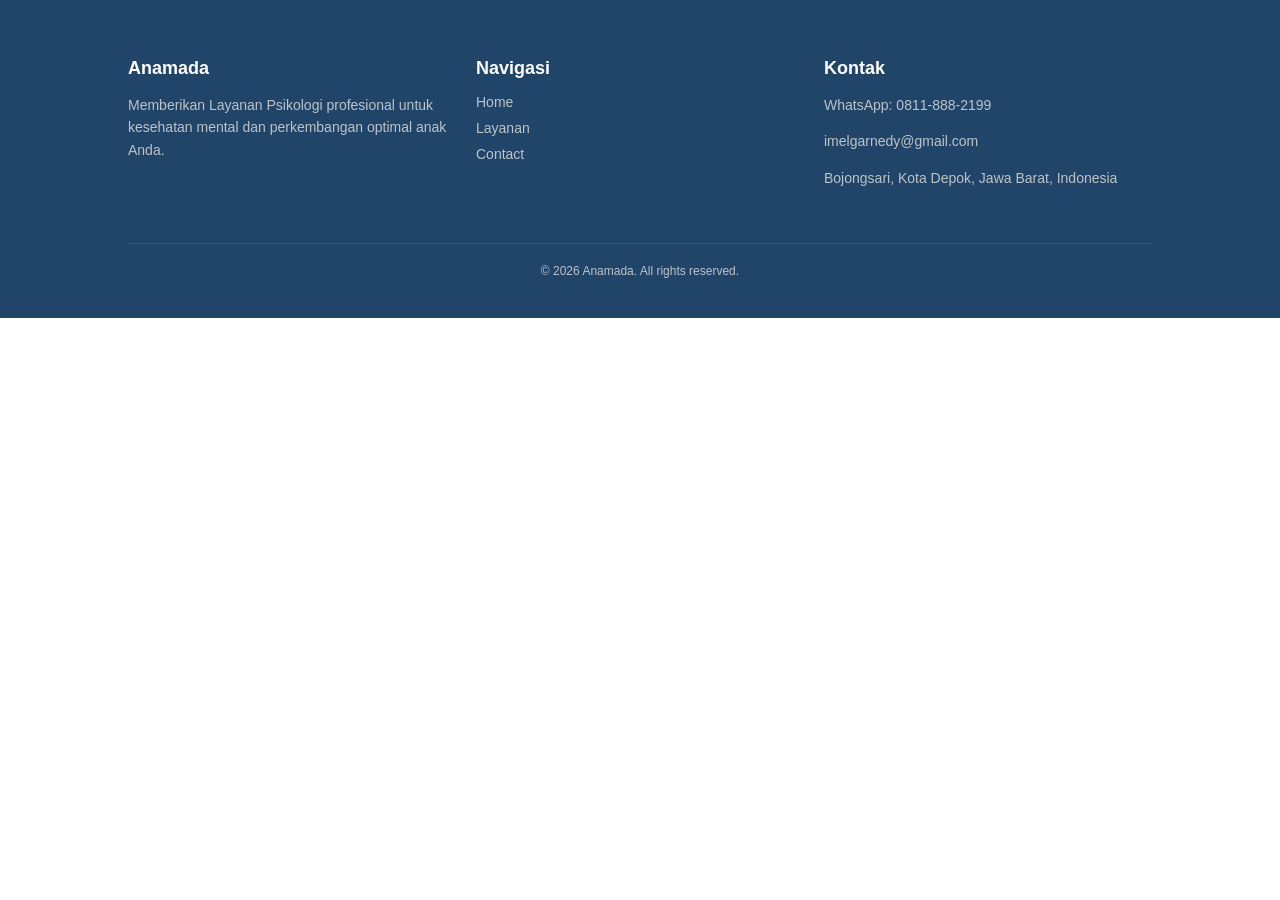
<file: footer.html>
<html>

<head>
    <title>Layanan Psikologi</title>
    <style>
        body {
            margin: 0;
            font-family: Arial, Helvetica, sans-serif;
        }

        .footer {
            background-color: #214569;
            color: #ffffff;
            padding: 40px 10%;
            font-size: 14px;
        }

        .footer-container {
            display: flex;
            justify-content: space-between;
            flex-wrap: wrap;
            gap: 20px;
        }

        .footer-section {
            flex: 1;
            min-width: 250px;
        }

        .footer-section h3 {
            font-size: 18px;
            margin-bottom: 15px;
        }

        .footer-section p {
            line-height: 1.6;
            color: #bdc3c7;
        }

        .footer-section ul {
            list-style: none;
            padding: 0;
        }

        .footer-section ul li {
            margin-bottom: 10px;
        }

        .footer-section ul li a {
            color: #bdc3c7;
            text-decoration: none;
        }

        .footer-section ul li a:hover {
            color: #ffffff;
        }

        .contact-info i {
            margin-right: 10px;
        }

        .footer-bottom {
            text-align: center;
            margin-top: 40px;
            border-top: 1px solid #3e4f5f;
            padding-top: 20px;
            color: #bdc3c7;
            font-size: 12px;
        }
    </style>
</head>

<body>
    <footer class="footer">
        <div class="footer-container">
            <div class="footer-section">
                <h3>Anamada</h3>
                <p>Memberikan Layanan Psikologi profesional untuk kesehatan mental dan perkembangan optimal anak Anda.</p>
            </div>
            <div class="footer-section">
                <h3>Navigasi</h3>
                <ul>
                    <li><a href="#">Home</a></li>
                    <li><a href="#">Layanan</a></li>
                    <li><a href="#">Contact</a></li>
                </ul>
            </div>
            <div class="footer-section">
                <h3>Kontak</h3>
                <div class="contact-info">
                    <p>WhatsApp: 0811-888-2199</p>
                    <p>imelgarnedy@gmail.com</p>
                    <p>Bojongsari, Kota Depok, Jawa Barat, Indonesia</p>
                </div>
            </div>
        </div>
        <div class="footer-bottom">
            &copy; 2026 Anamada. All rights reserved.
        </div>
    </footer>
</body>

</html>
</file>
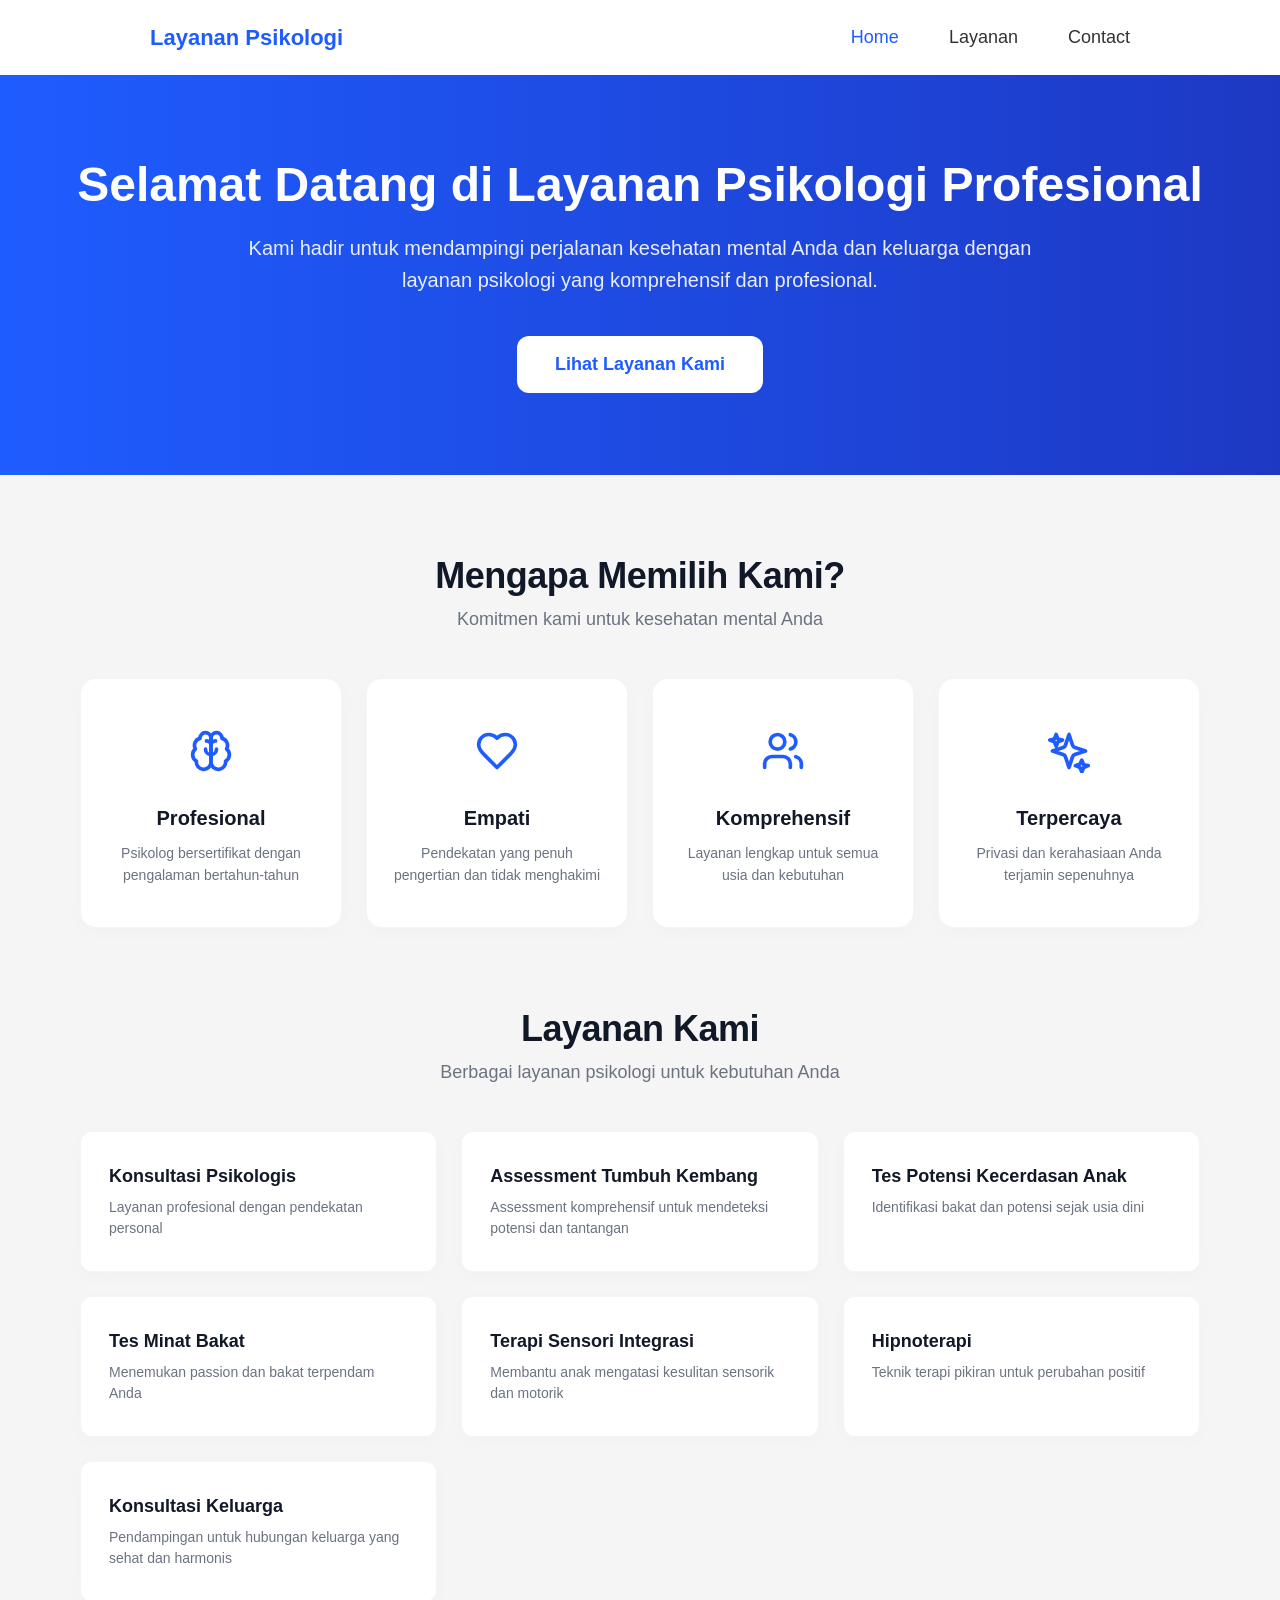
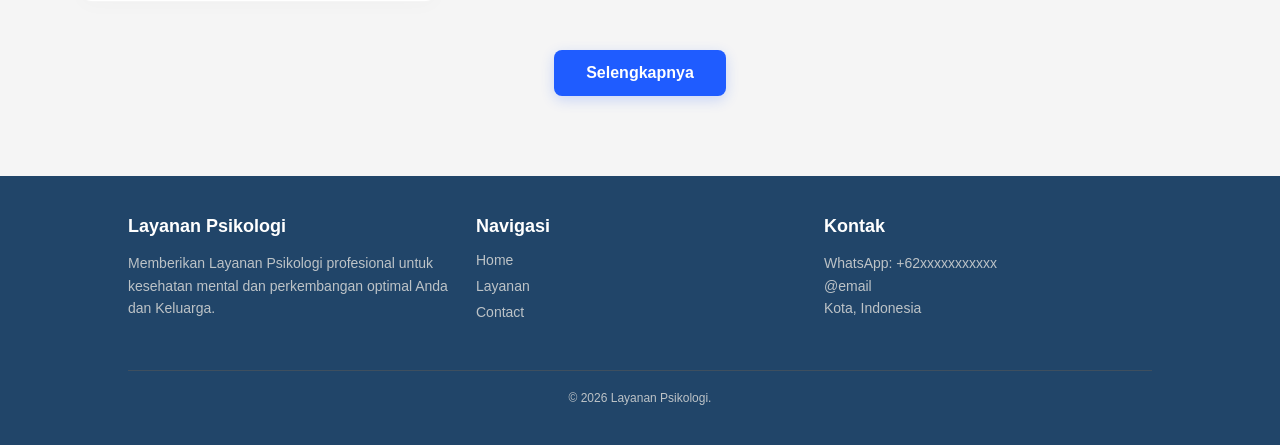
<file: home.html>
<!DOCTYPE html>
<html lang="id">

<head>
    <meta charset="UTF-8">
    <meta name="viewport" content="width=device-width, initial-scale=1.0">
    <link rel="stylesheet" href="projek.css">
    <title>Layanan Psikologi Profesional</title>
</head>

<body>
    <div class="header">
        <p>Layanan Psikologi</p>
        <ul>
            <li><a href="home.html" class="active">Home</a></li>
            <li><a href="layanan.html">Layanan</a></li>
            <li><a href="contact.html">Contact</a></li>
        </ul>
    </div>

    <div class="container contact-hero">
        <div class="hero">
            <h1>Selamat Datang di Layanan Psikologi Profesional</h1>
            <p>Kami hadir untuk mendampingi perjalanan kesehatan mental Anda dan keluarga dengan layanan psikologi yang
                komprehensif dan profesional.</p>
            <a href="layanan.html" class="btn">Lihat Layanan Kami</a>
        </div>
    </div>

    <div class="why-choose-us">
        <h2>Mengapa Memilih Kami?</h2>
        <p class="section-subtitle">Komitmen kami untuk kesehatan mental Anda</p>

        <div class="why-us-cards">
            <div class="why-us-card">
                <div class="why-us-icon">
                    <svg xmlns="http://www.w3.org/2000/svg" width="48" height="48" viewBox="0 0 24 24" fill="none"
                        stroke="currentColor" stroke-width="2" stroke-linecap="round" stroke-linejoin="round">
                        <!-- Left hemisphere lobes -->
                        <path
                            d="M12 5a3 3 0 1 0-5.997.125 4 4 0 0 0-2.526 5.77 4 4 0 0 0 .556 6.588A4 4 0 1 0 12 18Z" />
                        <!-- Right hemisphere lobes -->
                        <path
                            d="M12 5a3 3 0 1 1 5.997.125 4 4 0 0 1 2.526 5.77 4 4 0 0 1-.556 6.588A4 4 0 1 1 12 18Z" />
                        <!-- Inner sulci/gyri curves for organic realistic look -->
                        <path d="M12 14a3 3 0 0 1-3-3" />
                        <path d="M12 14a3 3 0 0 0 3-3" />
                        <path d="M12 9a2.5 2.5 0 0 0-2.5-2.5" />
                        <path d="M12 9a2.5 2.5 0 0 1 2.5-2.5" />
                    </svg>
                </div>
                <h3>Profesional</h3>
                <p>Psikolog bersertifikat dengan pengalaman bertahun-tahun</p>
            </div>

            <div class="why-us-card">
                <div class="why-us-icon">
                    <svg xmlns="http://www.w3.org/2000/svg" width="48" height="48" viewBox="0 0 24 24" fill="none"
                        stroke="currentColor" stroke-width="2" stroke-linecap="round" stroke-linejoin="round">
                        <path
                            d="M19 14c1.49-1.46 3-3.21 3-5.5A5.5 5.5 0 0 0 16.5 3c-1.76 0-3 .5-4.5 2-1.5-1.5-2.74-2-4.5-2A5.5 5.5 0 0 0 2 8.5c0 2.3 1.5 4.05 3 5.5l7 7Z" />
                    </svg>
                </div>
                <h3>Empati</h3>
                <p>Pendekatan yang penuh pengertian dan tidak menghakimi</p>
            </div>

            <div class="why-us-card">
                <div class="why-us-icon">
                    <svg xmlns="http://www.w3.org/2000/svg" width="48" height="48" viewBox="0 0 24 24" fill="none"
                        stroke="currentColor" stroke-width="2" stroke-linecap="round" stroke-linejoin="round">
                        <path d="M16 21v-2a4 4 0 0 0-4-4H6a4 4 0 0 0-4 4v2" />
                        <circle cx="9" cy="7" r="4" />
                        <path d="M22 21v-2a4 4 0 0 0-3-3.87" />
                        <path d="M16 3.13a4 4 0 0 1 0 7.75" />
                    </svg>
                </div>
                <h3>Komprehensif</h3>
                <p>Layanan lengkap untuk semua usia dan kebutuhan</p>
            </div>

            <div class="why-us-card">
                <div class="why-us-icon">
                    <svg xmlns="http://www.w3.org/2000/svg" width="48" height="48" viewBox="0 0 24 24" fill="none"
                        stroke="currentColor" stroke-width="2" stroke-linecap="round" stroke-linejoin="round">
                        <path
                            d="m12 3-1.912 5.813a2 2 0 0 1-1.275 1.275L3 12l5.813 1.912a2 2 0 0 1 1.275 1.275L12 21l1.912-5.813a2 2 0 0 1 1.275-1.275L21 12l-5.813-1.912a2 2 0 0 1-1.275-1.275Z" />
                        <path d="m5 3 1 2.5L8.5 6 6 7 5 9.5 4 7 1.5 6 4 5.5Z" />
                        <path d="m19 17 1 2.5 2.5.5-2.5 1-1 2.5-1-2.5-2.5-1 2.5-1Z" />
                    </svg>
                </div>
                <h3>Terpercaya</h3>
                <p>Privasi dan kerahasiaan Anda terjamin sepenuhnya</p>
            </div>
        </div>
    </div>
    <!-- end 4 cards section -->

    <!-- Layanan Kami Section -->
    <div class="services-section">
        <h2>Layanan Kami</h2>
        <p class="section-subtitle">Berbagai layanan psikologi untuk kebutuhan Anda</p>

        <div class="services-grid">
            <div class="services-card">
                <h3>Konsultasi Psikologis</h3>
                <p>Layanan profesional dengan pendekatan personal</p>
            </div>
            <div class="services-card">
                <h3>Assessment Tumbuh Kembang</h3>
                <p>Assessment komprehensif untuk mendeteksi potensi dan tantangan</p>
            </div>
            <div class="services-card">
                <h3>Tes Potensi Kecerdasan Anak</h3>
                <p>Identifikasi bakat dan potensi sejak usia dini</p>
            </div>
            <div class="services-card">
                <h3>Tes Minat Bakat</h3>
                <p>Menemukan passion dan bakat terpendam Anda</p>
            </div>
            <div class="services-card">
                <h3>Terapi Sensori Integrasi</h3>
                <p>Membantu anak mengatasi kesulitan sensorik dan motorik</p>
            </div>
            <div class="services-card">
                <h3>Hipnoterapi</h3>
                <p>Teknik terapi pikiran untuk perubahan positif</p>
            </div>
            <div class="services-card">
                <h3>Konsultasi Keluarga</h3>
                <p>Pendampingan untuk hubungan keluarga yang sehat dan harmonis</p>
            </div>
        </div>

        <div class="services-action">
            <a href="layanan.html" class="btn-more">Selengkapnya</a>
        </div>
    </div>
    <!-- end section of layanan kami -->


    <!-- footer -->
    <footer class="footer">
        <div class="footer-container">
            <div class="footer-section">
                <h3>Layanan Psikologi</h3>
                <p>Memberikan Layanan Psikologi profesional untuk kesehatan mental dan perkembangan optimal Anda dan
                    Keluarga.</p>
            </div>

            <div class="footer-section">
                <h3>Navigasi</h3>
                <ul>
                    <li><a href="home.html">Home</a></li>
                    <li><a href="layanan.html">Layanan</a></li>
                    <li><a href="contact.html">Contact</a></li>
                </ul>
            </div>
            <div class="footer-section">
                <h3>Kontak</h3>
                <div class="contact-info">
                    <p>WhatsApp: +62xxxxxxxxxxx</p>
                    <p>@email</p>
                    <p>Kota, Indonesia</p>
                </div>
            </div>
        </div>
        <div class="footer-bottom">
            &copy; 2026 Layanan Psikologi.
        </div>
    </footer>

    <script src="projek.js"></script>
</body>

</html>
</file>
<file: projek.css>
* {
    margin: 0;
    padding: 0;
    box-sizing: border-box;
    font-family: 'SF Pro Display', 'Segoe UI', Tahoma, sans-serif;
}

body {
    background-color: #f5f5f5;
}


.header {
    background-color: white;
    width: 100%;
    height: 75px;

    display: flex;
    align-items: center;
}

.header p {
    margin-left: 150px;
    font-size: 22px;
    font-weight: bold;
    color: #1f5cff;
}

.header ul {
    list-style: none;

    margin-left: auto;
    margin-right: 150px;

    display: flex;
    gap: 50px;
}

.header ul li a {
    text-decoration: none;
    color: #333;
    font-size: 18px;
    transition: 0.3s;
}

.header ul li a:hover,
.header ul li a.active {
    color: #1f5cff;
}

.container {
    height: 600px;
    background: linear-gradient(to right, #1f5cff, #1d39c4);
    display: flex;
    justify-content: center;
    align-items: center;

    text-align: center;
    padding: 0 30px;
}

.hero h1 {
    color: white;
    font-size: 48px;
    margin-bottom: 20px;
    max-width: 1500px;
}

.hero p {
    color: rgba(255, 255, 255, 0.9);
    font-size: 20px;
    line-height: 1.6;

    max-width: 850px;

    margin: auto;
    margin-bottom: 40px;
}

.btn {
    display: inline-block;
    background-color: white;
    color: #1f5cff;

    text-decoration: none;
    font-weight: bold;
    font-size: 18px;

    padding: 18px 38px;
    border-radius: 12px;
    border: none;
    cursor: pointer;

    transition: 0.3s;
}

.btn:hover {
    background-color: #ececec;
}

.contact-hero {
    height: 400px;
}

.contact-page {
    display: flex;
    gap: 40px;
    max-width: 1200px;
    margin: 40px auto;
    padding: 0 30px;
    align-items: flex-start;
}

.contact-cards {
    flex: 1;
    display: flex;
    flex-direction: column;
    gap: 16px;
}

.contact-card {
    background-color: white;
    border: 1px solid #e8e8e8;
    border-radius: 12px;
    padding: 24px 28px;
    display: flex;
    gap: 16px;
    align-items: flex-start;
    transition: box-shadow 0.3s;
}

.contact-card:hover {
    box-shadow: 0 4px 16px rgba(0, 0, 0, 0.08);
}

.card-icon {
    font-size: 24px;
    flex-shrink: 0;
    margin-top: 2px;
}

.card-content h3 {
    font-size: 16px;
    font-weight: 700;
    color: #1a1a1a;
    margin-bottom: 6px;
}

.card-content p {
    font-size: 14px;
    color: #666;
    line-height: 1.5;
    margin: 0;
}

.wa-btn {
    display: inline-block;
    background-color: #25d366;
    color: white;
    text-decoration: none;
    font-size: 14px;
    font-weight: 600;
    padding: 10px 20px;
    border-radius: 8px;
    margin-top: 10px;
    transition: background-color 0.3s;
}

.wa-btn:hover {
    background-color: #1fb855;
}

.card-phone {
    display: block;
    font-size: 13px;
    color: #888;
    margin-top: 8px;
}

.card-link {
    display: inline-block;
    font-size: 14px;
    color: #1f5cff;
    text-decoration: none;
    font-weight: 600;
    margin-top: 4px;
}

.card-link:hover {
    text-decoration: underline;
}

.card-note {
    font-size: 12px !important;
    color: #999 !important;
    font-style: italic;
    margin-top: 6px !important;
}

.contact-form-wrapper {
    flex: 1;
    position: sticky;
    top: 30px;
}

.contact-form {
    background-color: white;
    padding: 36px;
    border-radius: 12px;
    border: 1px solid #e8e8e8;
    text-align: left;
}

.form-group {
    margin-bottom: 20px;
}

.form-group label {
    display: block;
    font-size: 14px;
    font-weight: 600;
    color: #333;
    margin-bottom: 8px;
}

.form-group input,
.form-group textarea,
.form-group select {
    width: 100%;
    padding: 14px 16px;
    font-size: 15px;
    border: 1px solid #ddd;
    border-radius: 10px;
    outline: none;
    transition: border-color 0.3s;
    font-family: inherit;
    background-color: #fff;
    color: #333;
}

.form-group select {
    appearance: auto;
    cursor: pointer;
}

.form-group input:focus,
.form-group textarea:focus,
.form-group select:focus {
    border-color: #1f5cff;
}

.form-group textarea {
    resize: vertical;
}

.btn-submit {
    width: 100%;
    background-color: #1f5cff;
    color: white;
    margin-top: 10px;
    border-radius: 10px;
    padding: 16px 38px;
}

.btn-submit:hover {
    background-color: #1d39c4;
}

.form-wa-note {
    text-align: center;
    font-size: 13px;
    color: #1f5cff;
    margin-top: 16px;
    text-decoration: underline;
    cursor: pointer;
}

.footer {
    background-color: #214569;
    color: #ffffff;
    padding: 40px 10%;
    font-size: 14px;
}

.footer-container {
    display: flex;
    justify-content: space-between;
    flex-wrap: wrap;
    gap: 20px;
}

.footer-section {
    flex: 1;
    min-width: 250px;
}

.footer-section h3 {
    font-size: 18px;
    margin-bottom: 15px;
}

.footer-section p {
    line-height: 1.6;
    color: #bdc3c7;
}

.footer-section ul {
    list-style: none;
    padding: 0;
}

.footer-section ul li {
    margin-bottom: 10px;
}

.footer-section ul li a {
    color: #bdc3c7;
    text-decoration: none;
    transition: color 0.3s;
}

.footer-section ul li a:hover {
    color: #ffffff;
}

.contact-info i {
    margin-right: 10px;
}

.footer-bottom {
    text-align: center;
    margin-top: 40px;
    border-top: 1px solid #3e4f5f;
    padding-top: 20px;
    color: #bdc3c7;
    font-size: 12px;
}

.why-choose-us {
    max-width: 1200px;
    margin: 80px auto;
    padding: 0 40px;
    text-align: center;
}

.why-choose-us h2 {
    font-size: 36px;
    font-weight: 700;
    color: #111827;
    margin-bottom: 12px;
    letter-spacing: -0.5px;
}

.why-choose-us .section-subtitle {
    font-size: 18px;
    color: #6b7280;
    margin-bottom: 48px;
    font-weight: 400;
}

.why-us-cards {
    display: grid;
    grid-template-columns: repeat(4, 1fr);
    gap: 24px;
    width: 100%;
}

.why-us-card {
    background-color: #ffffff;
    border: 1px solid rgba(0, 0, 0, 0.04);
    border-radius: 16px;
    padding: 40px 24px;
    display: flex;
    flex-direction: column;
    align-items: center;
    text-align: center;
    box-shadow: 0 4px 20px rgba(0, 0, 0, 0.02);
    transition: all 0.3s cubic-bezier(0.4, 0, 0.2, 1);
}

.why-us-card:hover {
    transform: translateY(-6px);
    box-shadow: 0 12px 30px rgba(31, 92, 255, 0.08);
    border-color: rgba(31, 92, 255, 0.15);
}

.why-us-icon {
    display: flex;
    justify-content: center;
    align-items: center;
    width: 64px;
    height: 64px;
    border-radius: 50%;
    margin-bottom: 24px;
    transition: transform 0.3s ease;
}

.why-us-card:hover .why-us-icon {
    transform: scale(1.08);
}

.why-us-icon svg {
    color: #1f5cff;
    width: 44px;
    height: 44px;
}

.why-us-card h3 {
    font-size: 20px;
    font-weight: 700;
    color: #111827;
    margin-bottom: 12px;
}

.why-us-card p {
    font-size: 14px;
    color: #6b7280;
    line-height: 1.6;
    margin: 0;
}

@media (max-width: 1024px) {
    .why-us-cards {
        grid-template-columns: repeat(2, 1fr);
        gap: 20px;
    }

    .why-choose-us {
        margin: 60px auto;
        padding: 0 30px;
    }
}

@media (max-width: 640px) {
    .why-us-cards {
        grid-template-columns: 1fr;
        gap: 16px;
    }

    .why-choose-us h2 {
        font-size: 28px;
    }

    .why-choose-us .section-subtitle {
        font-size: 16px;
        margin-bottom: 32px;
    }

    .why-choose-us {
        margin: 40px auto;
    }
}

.services-section {
    max-width: 1200px;
    margin: 80px auto;
    padding: 0 40px;
    text-align: center;
}

.services-section h2 {
    font-size: 36px;
    font-weight: 700;
    color: #111827;
    margin-bottom: 12px;
    letter-spacing: -0.5px;
}

.services-section .section-subtitle {
    font-size: 18px;
    color: #6b7280;
    margin-bottom: 48px;
    font-weight: 400;
}

.services-grid {
    display: grid;
    grid-template-columns: repeat(3, 1fr);
    gap: 24px;
    width: 100%;
}

.services-card {
    background-color: #ffffff;
    border: 1px solid rgba(0, 0, 0, 0.04);
    border-radius: 12px;
    padding: 32px 28px;
    display: flex;
    flex-direction: column;
    align-items: flex-start;
    text-align: left;
    box-shadow: 0 4px 20px rgba(0, 0, 0, 0.02);
    transition: all 0.3s cubic-bezier(0.4, 0, 0.2, 1);
}

.services-card:hover {
    transform: translateY(-5px);
    box-shadow: 0 10px 25px rgba(31, 92, 255, 0.06);
    border-color: rgba(31, 92, 255, 0.12);
}

.services-card h3 {
    font-size: 18px;
    font-weight: 700;
    color: #111827;
    margin-bottom: 8px;
    line-height: 1.4;
}

.services-card p {
    font-size: 14px;
    color: #6b7280;
    line-height: 1.5;
    margin: 0;
}

.services-action {
    margin-top: 48px;
    display: flex;
    justify-content: center;
}

.btn-more {
    display: inline-block;
    background-color: #1f5cff;
    color: white;
    text-decoration: none;
    font-weight: 600;
    font-size: 16px;
    padding: 14px 32px;
    border-radius: 8px;
    border: none;
    cursor: pointer;
    box-shadow: 0 4px 14px rgba(31, 92, 255, 0.2);
    transition: all 0.3s ease;
}

.btn-more:hover {
    background-color: #1d39c4;
    transform: translateY(-2px);
    box-shadow: 0 6px 20px rgba(31, 92, 255, 0.3);
}

@media (max-width: 1024px) {
    .services-grid {
        grid-template-columns: repeat(2, 1fr);
        gap: 20px;
    }

    .services-section {
        margin: 60px auto;
        padding: 0 30px;
    }
}

@media (max-width: 640px) {
    .services-grid {
        grid-template-columns: 1fr;
        gap: 16px;
    }

    .services-section h2 {
        font-size: 28px;
    }

    .services-section .section-subtitle {
        font-size: 16px;
        margin-bottom: 32px;
    }

    .services-section {
        margin: 40px auto;
    }

    .btn-more {
        width: 100%;
        text-align: center;
    }
}

.services-page {
    padding: 70px 40px 90px;
}

.services-header {
    text-align: center;
    margin-bottom: 55px;
}

.services-header h1 {
    font-size: 48px;
    font-weight: 700;
    color: #111827;
    margin-bottom: 16px;
    letter-spacing: -1px;
}

.services-header p {
    max-width: 760px;
    margin: auto;

    color: #6b7280;
    font-size: 17px;
    line-height: 1.8;
}

.services-list {
    max-width: 1200px;
    margin: auto;

    display: flex;
    flex-direction: column;
    gap: 28px;
}

.service-item {
    background-color: white;

    border-radius: 16px;
    padding: 38px;

    display: flex;
    align-items: flex-start;
    gap: 24px;

    border: 1px solid rgba(0, 0, 0, 0.04);

    box-shadow: 0 4px 20px rgba(0, 0, 0, 0.03);

    transition: all 0.3s ease;
}

.service-item:hover {
    transform: translateY(-5px);

    box-shadow: 0 12px 30px rgba(31, 92, 255, 0.08);

    border-color: rgba(31, 92, 255, 0.1);
}

.service-icon {
    width: 56px;
    height: 56px;

    min-width: 56px;

    background-color: #eef4ff;
    border-radius: 14px;

    display: flex;
    justify-content: center;
    align-items: center;
}

.service-icon i {
    font-size: 24px;
    color: #1f5cff;
}

.service-content {
    flex: 1;
}

.service-content h3 {
    font-size: 30px;
    font-weight: 700;
    color: #111827;

    margin-bottom: 12px;
}

.service-content p {
    font-size: 15px;
    line-height: 1.9;
    color: #6b7280;
}

.service-benefit-title {
    margin-top: 24px;
    margin-bottom: 16px;

    font-size: 16px;
    font-weight: 700;
    color: #111827;
}

.service-benefits {
    list-style: none;
    padding-left: 0;
}

.service-benefits li {
    position: relative;

    padding-left: 26px;
    margin-bottom: 12px;

    color: #6b7280;
    font-size: 14px;
    line-height: 1.7;
}

.service-benefits li::before {
    content: "✓";

    position: absolute;
    left: 0;
    top: 0;

    color: #1f5cff;
    font-weight: bold;
}

.services-cta {
    max-width: 1200px;
    margin: 80px auto 0;

    background: linear-gradient(to right, #1f5cff, #1d39c4);

    border-radius: 16px;

    padding: 65px 30px;

    text-align: center;
}

.services-cta h2 {
    color: white;
    font-size: 38px;
    font-weight: 700;

    margin-bottom: 16px;
}

.services-cta p {
    color: rgba(255, 255, 255, 0.88);

    font-size: 16px;
    line-height: 1.7;

    margin-bottom: 32px;
}

@media (max-width: 768px) {

    .services-page {
        padding: 50px 20px 70px;
    }

    .services-header h1 {
        font-size: 34px;
    }

    .services-header p {
        font-size: 15px;
    }

    .service-item {
        flex-direction: column;
        padding: 28px;
    }

    .service-content h3 {
        font-size: 24px;
    }

    .services-cta {
        padding: 45px 24px;
    }

    .services-cta h2 {
        font-size: 28px;
    }
}

html,
body {
    overflow-x: hidden;
}

@media (max-width: 1024px) {

    .header {
        padding: 0 40px;
    }

    .header p {
        margin-left: 0;
    }

    .header ul {
        margin-right: 0;
        gap: 30px;
    }
}

@media (max-width: 768px) {

    .header {
        padding: 20px;
        height: auto;
        flex-wrap: wrap;
        justify-content: center;
        gap: 16px;
    }

    .header ul {
        margin: 0;
        gap: 24px;
        justify-content: center;
        flex-wrap: wrap;
    }

    .container {
        padding: 0 24px;
        height: auto;
        min-height: 600px;
    }

    .hero h1 {
        font-size: 42px;
    }

    .hero p {
        font-size: 18px;
    }

    .contact-page {
        flex-direction: column;
    }

    .contact-form-wrapper {
        position: static;
        width: 100%;
    }

    .why-us-cards {
        grid-template-columns: repeat(2, 1fr);
    }

    .services-grid {
        grid-template-columns: repeat(2, 1fr);
    }
}

@media (max-width: 480px) {

    .hero h1 {
        font-size: 34px;
        line-height: 1.3;
    }

    .hero p {
        font-size: 16px;
    }

    .why-us-cards,
    .services-grid {
        grid-template-columns: 1fr;
    }

    .service-item {
        flex-direction: column;
    }

    .services-header h1 {
        font-size: 36px;
    }

    .services-cta h2 {
        font-size: 30px;
    }
}
.logo-container {
    display: flex;
    align-items: center; 
    gap: 0px;           
}

.logo-img {
    height: 70px;       
    width: auto;       
    object-fit: contain;
}


.header {
    display: flex;
    justify-content: space-between;
    align-items: center;
   
}
</file>
